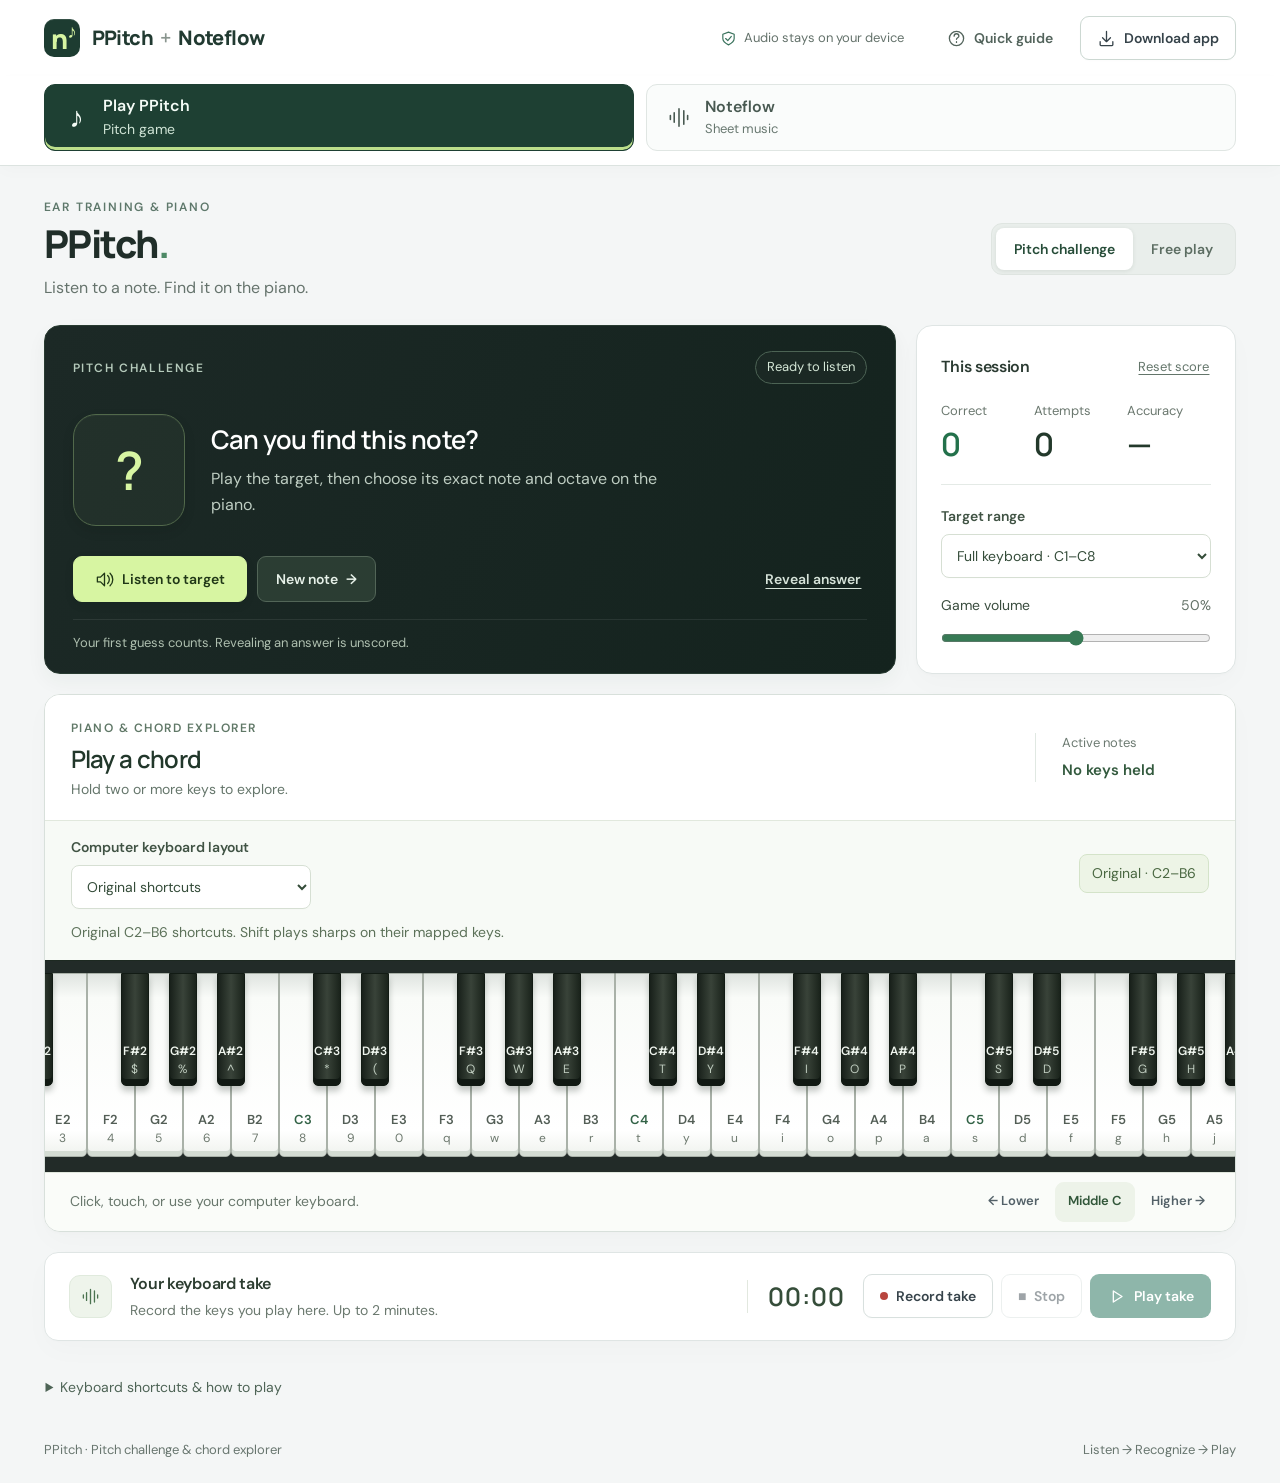
<file: index.html>
<!doctype html>
<html lang="en">
<head>
<meta charset="utf-8">
<meta name="viewport" content="width=device-width,initial-scale=1">
<meta name="theme-color" content="#193a36">
<meta name="description" content="Transcribe melodies and chords into sheet music with Noteflow, and train your ear with PPitch. Two music tools, one downloadable studio.">
<!-- Third-party license notices: LICENSES.txt -->
<title>PPitch + Noteflow — Music studio</title>
<link rel="icon" href="[data-uri]" type="image/svg+xml">
<link rel="stylesheet" href="styles.css">
</head>
<body>
<header class="topbar">
<a class="brand" href="#ppitch" aria-label="PPitch and Noteflow home">
<span class="brand-mark" aria-hidden="true">n<span>♪</span>
</span>
<span class="brand-name">PPitch <span>+</span> Noteflow</span>
</a>
<div class="top-actions">
<span class="privacy">
<svg class="icon">
<use href="#i-shield"/>
</svg>Audio stays on your device</span>
<button id="help" class="button quiet" aria-label="Quick guide">
<svg class="icon">
<use href="#i-help"/>
</svg>
<span>Quick guide</span>
</button>
<button id="download-app" class="button outline" aria-label="Download app">
<svg class="icon">
<use href="#i-download"/>
</svg>
<span>Download app</span>
</button>
</div>
</header>
<nav class="app-tabs" role="tablist" aria-label="Choose your music app">
<button id="ppitch-tab" class="app-tab" role="tab" aria-selected="false" aria-controls="ppitch-view" tabindex="-1">
<span class="tab-note" aria-hidden="true">♪</span>
<span>Play PPitch<small>Pitch game</small>
</span>
</button>
<button id="noteflow-tab" class="app-tab active" role="tab" aria-selected="true" aria-controls="noteflow-view">
<svg class="icon" aria-hidden="true">
<use href="#i-wave"/>
</svg>
<span>Noteflow<small>Sheet music</small>
</span>
</button>
</nav>
<main>
<section id="noteflow-view" role="tabpanel" aria-labelledby="noteflow-tab">
<div class="page-heading">
<div>
<div class="eyebrow">TRANSCRIPTION STUDIO</div>
<h1>Noteflow<span class="heading-period" aria-hidden="true">.</span>
</h1>
<p>Turn your performance into sheet music.</p>
</div>
<span class="workspace-label">
<svg class="icon" aria-hidden="true">
<use href="#i-shield"/>
</svg>Audio stays on your device</span>
</div>
<div class="workspace">
<aside class="capture-panel">
<div class="panel-title">
<span class="step">01</span>
<h2>Capture your performance</h2>
</div>
<div class="source-tabs" role="tablist" aria-label="Audio source">
<button id="record-tab" class="source-tab active" role="tab" aria-selected="true" aria-controls="record-pane">
<svg class="icon">
<use href="#i-mic"/>
</svg>Record</button>
<button id="upload-tab" class="source-tab" role="tab" aria-selected="false" aria-controls="upload-pane">
<svg class="icon">
<use href="#i-upload"/>
</svg>Upload audio</button>
</div>
<div class="field">
<label for="sourceInstrument">What are you playing?</label>
<select id="sourceInstrument">
<option value="piano">Piano</option>
<option value="violin">Violin</option>
<option value="flute">Flute</option>
<option value="guitar">Guitar</option>
<option value="trombone">Trombone</option>
<option value="cello">Cello</option>
<option value="viola">Viola</option>
<option value="other">Other / voice</option>
</select>
</div>
<div id="record-pane" class="record-box" role="tabpanel" aria-labelledby="record-tab">
<div class="mic-orbit">
<svg class="icon">
<use href="#i-mic"/>
</svg>
</div>
<strong id="record-label">Ready when you are</strong>
<p id="record-hint">Leave a short quiet pause,<br>then play your instrument.</p>
<canvas id="live-wave" height="58" aria-label="Microphone level">
</canvas>
<div class="record-timer" id="timer">00:00 <span>/ 02:00</span>
</div>
<button id="record" class="button primary wide">
<span class="record-dot">
</span>
<span id="record-button-text">Start recording</span>
</button>
</div>
<div id="upload-pane" role="tabpanel" aria-labelledby="upload-tab" hidden>
<button id="dropzone" class="dropzone">
<svg class="icon">
<use href="#i-upload"/>
</svg>
<strong>Drop your audio here</strong>
<span>or click to choose a file</span>
<small>WAV, MP3, M4A, OGG or WebM<br>Up to 2 minutes · 30 MB</small>
</button>
<input id="audio-file" type="file" accept="audio/*,.wav,.mp3,.m4a,.ogg,.webm,.flac" hidden>
</div>
<div class="capture-settings">
<div class="field">
<label for="mode">Detect</label>
<select id="mode">
<option value="poly">Melodies + chords</option>
<option value="melody">Single-note melody (faster)</option>
</select>
</div>
<div class="field-row cleanup-controls">
<div class="field">
<label for="noise">Noise reduction</label>
<select id="noise">
<option value="off">Off</option>
<option value="light">Light</option>
<option value="balanced" selected>Balanced</option>
<option value="strong">Strong</option>
</select>
</div>
<div class="field">
<label for="sensitivity">Note sensitivity</label>
<select id="sensitivity">
<option value="balanced">Balanced</option>
<option value="strict">Fewer false notes</option>
<option value="sensitive">Catch quiet notes</option>
</select>
</div>
</div>
<p class="setting-hint">Reduces steady hiss and hum. A quiet pause helps the app hear your room’s noise.</p>
<div class="section-label">TRANSCRIPTION SETTINGS</div>
<div class="field-row">
<div class="field">
<label for="tempo">Tempo <span>(BPM)</span>
</label>
<input id="tempo" type="number" min="40" max="240" value="100">
</div>
<div class="field">
<label for="meter">Time signature</label>
<select id="meter">
<option value="4/4">4/4</option>
<option value="3/4">3/4</option>
<option value="6/8">6/8</option>
</select>
</div>
</div>
<div class="field">
<label for="grid">Smallest note</label>
<select id="grid">
<option value="0.5">Eighth note (♪)</option>
<option value="0.25">Sixteenth note (♬)</option>
<option value="1">Quarter note (♩)</option>
</select>
</div>
<p class="setting-hint">Match the tempo you play for cleaner rhythms.</p>
</div>
<div class="melody-note">
<svg class="icon">
<use href="#i-info"/>
</svg>
<p>
<strong>A clearer first draft.</strong> Chord detection works best with one instrument. Nearby voices, other music, and heavy reverb can still affect the score.</p>
</div>
<button id="demo" class="demo-button">
<span class="demo-icon">♪</span>
<span>
<strong>Just exploring?</strong>
<small>Try a two-hand piano demo</small>
</span>
<span aria-hidden="true">↗</span>
</button>
</aside>
<section class="score-panel" aria-label="Sheet music workspace">
<div class="score-toolbar">
<div class="panel-title">
<span class="step">02</span>
<h2>Your sheet music</h2>
<span id="score-status" class="badge">EXAMPLE</span>
</div>
<div class="score-actions">
<button id="edit" class="button quiet" aria-expanded="false">
<svg class="icon">
<use href="#i-edit"/>
</svg>Edit notes</button>
<button id="export" class="button dark">
<svg class="icon">
<use href="#i-download"/>
</svg>Export</button>
</div>
</div>
<div class="notation-settings">
<div class="field output-instrument">
<label for="instrument">Write the score for</label>
<select id="instrument">
<option value="piano">Piano</option>
<option value="flute">Flute</option>
<option value="violin">Violin</option>
<option value="trombone">Trombone</option>
<option value="cello">Cello</option>
<option value="viola">Viola</option>
<option value="guitar">Guitar</option>
<option value="other">Other / voice</option>
</select>
</div>
<div class="clef-summary">
<strong id="clef-label">Grand staff · treble + bass</strong>
<span>Concert pitch · changes notation and playback</span>
</div>
<button id="retranscribe" class="button outline" disabled>Retranscribe</button>
</div>
<div class="audio-strip">
<div class="audio-icon">
<svg class="icon">
<use href="#i-wave"/>
</svg>
</div>
<div class="audio-title">
<strong id="audio-name">A little morning melody</strong>
<span id="audio-detail">Two-hand demo · 8 measures</span>
</div>
<canvas id="audio-wave" width="370" height="42" aria-label="Audio waveform">
</canvas>
<span id="audio-length">00:19</span>
<select id="audio-compare" aria-label="Choose original or cleaned audio" disabled>
<option value="original">Original</option>
<option value="cleaned">Cleaned</option>
</select>
<button id="source-play" class="button icon-button" title="Play original audio" aria-label="Play original audio">
<svg class="icon">
<use href="#i-play"/>
</svg>
</button>
</div>
<div id="processing-report" class="processing-report" hidden>
</div>
<div id="progress-area" hidden>
<div class="progress-heading">
<span id="progress-label">Listening for notes…</span>
<button id="cancel" class="text-button">Cancel</button>
</div>
<progress id="progress" max="100" value="0">
</progress>
</div>
<div class="score-scroll">
<article class="sheet-paper">
<div class="paper-heading">
<div class="score-instrument" id="paper-instrument">PIANO</div>
<input id="title" class="score-title" value="A little morning melody" maxlength="80" aria-label="Composition title">
<div class="score-byline">A melody of your own</div>
<div class="score-meta">
<span id="paper-tempo">♩ = 100</span>
<span id="paper-key">C major / A minor · Concert pitch</span>
</div>
</div>
<div id="notation" aria-label="Musical score">
</div>
<div class="paper-footer">
<span>Created with noteflow</span>
<span id="paper-measures">8 measures</span>
</div>
</article>
</div>
<div id="editor" hidden>
<div class="editor-heading">
<div>
<strong>Note editor</strong>
<p>Enter notes like C4 E4 G4 for a chord, or “Rest”.</p>
</div>
<div>
<button id="undo" class="button quiet">Undo</button>
<button id="add-note" class="button outline">+ Add note</button>
</div>
</div>
<div class="note-table-wrap">
<table>
<thead>
<tr>
<th>Note</th>
<th>Pitches / chord</th>
<th>Duration</th>
<th>
<span class="sr-only">Remove</span>
</th>
</tr>
</thead>
<tbody id="note-rows">
</tbody>
</table>
</div>
</div>
<div class="playback-bar">
<button id="rewind" class="button icon-button" title="Back to start" aria-label="Back to start">
<svg class="icon">
<use href="#i-rewind"/>
</svg>
</button>
<button id="play" class="play-button" aria-label="Play sheet music">
<svg class="icon">
<use href="#i-play"/>
</svg>
</button>
<div class="transport">
<div class="transport-info">
<strong id="play-label">Play your score</strong>
<span>
<span id="play-time">00:00</span>
<span class="muted">/ <span id="play-total">00:19</span>
</span>
</span>
</div>
<input id="seek" type="range" min="0" max="1000" value="0" aria-label="Playback position">
</div>
<button id="loop" class="button icon-button" aria-label="Loop playback" aria-pressed="false" title="Loop playback">
<svg class="icon">
<use href="#i-loop"/>
</svg>
</button>
<label class="volume">
<svg class="icon">
<use href="#i-volume"/>
</svg>
<input id="volume" type="range" min="0" max="100" value="65" aria-label="Volume">
</label>
</div>
<div class="score-bottom">
<span>
<kbd>Space</kbd> to play or pause</span>
<span id="save-state">Example score · Try recording your own</span>
</div>
</section>
</div>
<footer class="footer">
<span>Noteflow · Transcription studio</span>
<span>Record. Refine. Play.</span>
</footer>
</section>
<section id="ppitch-view" role="tabpanel" aria-labelledby="ppitch-tab" hidden>
<div class="page-heading pp-heading">
<div>
<div class="eyebrow">EAR TRAINING &amp; PIANO</div>
<h1>PPitch<span class="heading-period" aria-hidden="true">.</span>
</h1>
<p>Listen to a note. Find it on the piano.</p>
</div>
<div class="pp-mode" role="group" aria-label="PPitch mode">
<button id="pp-challenge-mode" aria-pressed="true">Pitch challenge</button>
<button id="pp-free-mode" aria-pressed="false">Free play</button>
</div>
</div>
<div class="pp-grid">
<section class="pp-challenge" aria-label="Pitch challenge">
<div class="pp-challenge-top">
<span id="pp-round-label">PITCH CHALLENGE</span>
<span class="pp-round-state" id="pp-round-state">Ready to listen</span>
</div>
<div class="pp-target-row">
<div class="pp-target-symbol" id="pp-target-symbol" aria-hidden="true">?</div>
<div class="pp-target-copy">
<h2 id="pp-prompt">Can you find this note?</h2>
<p id="pp-feedback" role="status" aria-live="polite">Play the target, then choose its exact note and octave on the piano.</p>
</div>
</div>
<div class="pp-challenge-actions">
<button id="pp-listen" class="button pp-listen">
<svg class="icon">
<use href="#i-volume"/>
</svg>
<span id="pp-listen-label">Listen to target</span>
</button>
<button id="pp-next" class="button pp-next">New note <span aria-hidden="true">→</span>
</button>
<button id="pp-reveal" class="button pp-reveal">Reveal answer</button>
</div>
<div class="pp-challenge-foot" id="pp-challenge-foot">Your first guess counts. Revealing an answer is unscored.</div>
</section>
<aside class="pp-session" aria-label="Session results and settings">
<div class="pp-section-heading">
<h2>This session</h2>
<button id="pp-reset" class="text-button">Reset score</button>
</div>
<dl class="pp-stats">
<div>
<dt>Correct</dt>
<dd id="pp-correct">0</dd>
</div>
<div>
<dt>Attempts</dt>
<dd id="pp-total">0</dd>
</div>
<div>
<dt>Accuracy</dt>
<dd id="pp-accuracy">—</dd>
</div>
</dl>
<div class="field">
<label for="pp-range">Target range</label>
<select id="pp-range">
<option value="full">Full keyboard · C1–C8</option>
<option value="middle">One octave · C4–B4</option>
<option value="central">Central range · C3–B5</option>
<option value="low">Lower notes · C1–B2</option>
<option value="high">Higher notes · C6–C8</option>
</select>
</div>
<div class="pp-volume-heading">
<label for="pp-volume">Game volume</label>
<output for="pp-volume" id="pp-volume-label">50%</output>
</div>
<input id="pp-volume" type="range" min="0" max="1" step="0.05" value="0.5">
</aside>
<section class="pp-piano" aria-label="Playable piano and chord recognition">
<div class="pp-piano-heading">
<div class="pp-chord-copy">
<span class="pp-kicker">PIANO &amp; CHORD EXPLORER</span>
<h2 id="pp-chord-name">Play a chord</h2>
<p id="pp-chord-detail">Hold two or more keys to explore.</p>
</div>
<div class="pp-held">
<span>Active notes</span>
<strong id="pp-held-notes">No keys held</strong>
</div>
</div>
<div class="pp-keyboard-settings">
<div class="field">
<label for="pp-keyboard-layout">Computer keyboard layout</label>
<select id="pp-keyboard-layout" aria-describedby="pp-layout-description">
<option value="original">Original shortcuts</option>
<option value="piano">Q / Z piano layout</option>
</select>
</div>
<span id="pp-keyboard-register" class="pp-keyboard-register" role="status" aria-live="polite">Original · C2–B6</span>
<p id="pp-layout-description">Original C2–B6 shortcuts. Shift plays sharps on their mapped keys.</p>
</div>
<div class="pp-keyboard-scroll" id="pp-keyboard-scroll">
<div id="pp-keyboard" role="group" aria-label="Piano keyboard, C1 to C8">
</div>
</div>
<div class="pp-keyboard-footer">
<span>Click, touch, or use your computer keyboard.</span>
<div class="pp-register">
<button id="pp-lower" class="button quiet" aria-label="Scroll to lower piano keys">← Lower</button>
<button id="pp-middle" class="button quiet">Middle C</button>
<button id="pp-higher" class="button quiet" aria-label="Scroll to higher piano keys">Higher →</button>
</div>
</div>
</section>
<section class="pp-take" aria-label="Keyboard recording">
<span class="pp-take-icon" aria-hidden="true">
<svg class="icon">
<use href="#i-wave"/>
</svg>
</span>
<div class="pp-take-copy">
<h2>Your keyboard take <span id="pp-recording-badge" hidden>RECORDING</span>
</h2>
<p id="pp-take-status" role="status">Record the keys you play here. Up to 2 minutes.</p>
</div>
<div class="pp-take-time" id="pp-take-time">00:00</div>
<div class="pp-take-controls">
<button id="pp-record" class="button outline">
<span class="pp-record-dot" aria-hidden="true">
</span>Record take</button>
<button id="pp-stop" class="button outline" disabled>
<span aria-hidden="true">■</span> Stop</button>
<button id="pp-play-take" class="button dark" disabled>
<svg class="icon">
<use href="#i-play"/>
</svg>Play take</button>
</div>
</section>
</div>
<details class="pp-shortcuts">
<summary>Keyboard shortcuts &amp; how to play</summary>
<div class="pp-shortcut-content">
<div>
<h3>Find the target</h3>
<p>Choose a range, listen, and select the matching note <strong>and octave</strong>. Replay the target as often as you like. New note starts another round.</p>
<p>Switch to Free play to explore chords without scoring. Record take captures your virtual piano performance, not your microphone. Recording and playback never count as guesses.</p>
</div>
<div>
<h3>Computer keyboard layouts</h3>
<p>Select <strong>Q / Z piano layout</strong> above the piano. <kbd>Q W E R T Y U</kbd> plays C3 D3 E3 F3 G3 A3 B3; <kbd>2 3 5 6 7</kbd> plays C♯3 D♯3 F♯3 G♯3 A♯3. The lower row <kbd>Z X C V B N M</kbd> plays C4 D4 E4 F4 G4 A4 B4, with <kbd>S D G H J</kbd> for its sharps. Hold <kbd>Shift</kbd> to raise new notes by two octaves (C5–B6). Release Shift to return. Notes already held keep their original pitch until released. Mouse and touch always play the displayed note. Your layout choice is remembered on this device.</p>
<h3>Original shortcuts</h3>
<p>Middle octave: <kbd>t</kbd> C4 <kbd>y</kbd> D4 <kbd>u</kbd> E4 <kbd>i</kbd> F4 <kbd>o</kbd> G4 <kbd>p</kbd> A4 <kbd>a</kbd> B4. Hold <kbd>Shift</kbd> on a sharp’s mapped key. All C2–B6 mappings are retained.</p>
<p>
<kbd>Space</kbd> repeats the target when a control is not focused. On the piano, arrow keys move between notes; <kbd>Enter</kbd> or <kbd>Space</kbd> plays the focused key. Scroll sideways to reach C1–C8.</p>
<p>Session results and takes stay here until you close or reload the app. Switching tabs stops sound and ends an active take, keeping it available for playback.</p>
</div>
</div>
</details>
<footer class="footer">
<span>PPitch · Pitch challenge &amp; chord explorer</span>
<span>Listen → Recognize → Play</span>
</footer>
</section>
</main>
<div id="toast" role="status" aria-live="polite">
</div>
<dialog id="help-dialog">
<div class="dialog-heading">
<h2>Your music workspace</h2>
<button class="button icon-button close-dialog" aria-label="Close guide">✕</button>
</div>
<ol class="guide-list">
<li>
<strong>Choose the source and output instrument.</strong>
<p>Choose what you are playing on the left, then select the instrument you want the score written for above the sheet music. Flute uses treble clef, trombone uses bass, viola uses alto, and piano uses both treble and bass. Pitches stay at concert pitch.</p>
</li>
<li>
<strong>Record or upload audio.</strong>
<p>Use Melodies + chords for simultaneous notes, or Single-note melody for faster analysis. Allow microphone access and leave about half a second of room noise before playing. Record or upload up to 2 minutes.</p>
</li>
<li>
<strong>Listen and refine.</strong>
<p>Choose a noise-reduction level, then compare Original and Cleaned audio. Play the score and use Edit notes to fix pitches or chords. Change the analysis settings and select Retranscribe to try the same recording again.</p>
</li>
<li>
<strong>Keep your music.</strong>
<p>Export PDF sheet music, MIDI, MusicXML, or synthesized WAV. Download a project to reopen it later. Download app gives you a portable offline copy.</p>
</li>
<li>
<strong>Train your ear in PPitch.</strong>
<p>Listen to a target, then choose the matching note and octave. Switch to Free play to explore chords without scoring. Record take captures the virtual piano keys you play; it does not record your microphone. Stop ends a take or its playback. Open the keyboard-shortcuts guide in the PPitch tab for both keyboard layouts.</p>
</li>
</ol>
<div class="help-note">Audio processing happens in your browser. Your latest score is saved on this device when browser storage is available; recordings are kept only until you leave. Chord transcription is an estimate, with best results from one instrument at a time. Noise reduction targets steady background sound and cannot reliably remove conversations or other music. Review notes before exporting. Use the PPitch tab for note guessing, chord exploration, and recording your virtual piano performance.</div>
<button id="open-project" class="button outline wide">Open a saved Noteflow project</button>
<input id="project-file" type="file" accept=".json,.noteflow" hidden>
</dialog>
<dialog id="export-dialog">
<div class="dialog-heading">
<div>
<div class="eyebrow">TAKE YOUR MUSIC WITH YOU</div>
<h2>Export your composition</h2>
</div>
<button class="button icon-button close-dialog" aria-label="Close export">✕</button>
</div>
<div class="export-options">
<button data-export="pdf">
<span class="format">PDF</span>
<span>
<strong>Sheet music</strong>
<small>A clean score, ready to print</small>
</span>
<span>↓</span>
</button>
<button data-export="midi">
<span class="format">MIDI</span>
<span>
<strong>MIDI file</strong>
<small>Bring the notes into your music software</small>
</span>
<span>↓</span>
</button>
<button data-export="xml">
<span class="format">XML</span>
<span>
<strong>MusicXML</strong>
<small>Edit the notation in MuseScore and more</small>
</span>
<span>↓</span>
</button>
<button data-export="wav">
<span class="format">WAV</span>
<span>
<strong>Score audio</strong>
<small>A synthesized performance of your score</small>
</span>
<span>↓</span>
</button>
<button data-export="cleaned" id="export-cleaned" disabled>
<span class="format">WAV</span>
<span>
<strong>Cleaned recording</strong>
<small>Your source audio after noise reduction</small>
</span>
<span>↓</span>
</button>
<button data-export="project">
<span class="format">SAVE</span>
<span>
<strong>Noteflow project</strong>
<small>Reopen your notes and settings later</small>
</span>
<span>↓</span>
</button>
</div>
</dialog>
<svg style="position:absolute;width:0;height:0;overflow:hidden" xmlns="http://www.w3.org/2000/svg" aria-hidden="true">
<defs>
<symbol id="i-mic" viewBox="0 0 24 24">
<rect x="9" y="2" width="6" height="13" rx="3"/>
<path d="M5 10v2a7 7 0 0 0 14 0v-2M12 19v3M8 22h8"/>
</symbol>
<symbol id="i-upload" viewBox="0 0 24 24">
<path d="M12 16V3m-5 5 5-5 5 5M4 16v4a1 1 0 0 0 1 1h14a1 1 0 0 0 1-1v-4"/>
</symbol>
<symbol id="i-download" viewBox="0 0 24 24">
<path d="M12 3v13m-5-5 5 5 5-5M4 16v4a1 1 0 0 0 1 1h14a1 1 0 0 0 1-1v-4"/>
</symbol>
<symbol id="i-shield" viewBox="0 0 24 24">
<path d="m12 3 8 3v6c0 5-8 9-8 9s-8-4-8-9V6l8-3Z"/>
<path d="m8 12 3 3 5-6"/>
</symbol>
<symbol id="i-help" viewBox="0 0 24 24">
<circle cx="12" cy="12" r="9"/>
<path d="M9 9a3 3 0 0 1 6 0c0 2-3 2-3 4m0 3v1"/>
</symbol>
<symbol id="i-info" viewBox="0 0 24 24">
<circle cx="12" cy="12" r="9"/>
<path d="M12 11v6m0-10v1"/>
</symbol>
<symbol id="i-edit" viewBox="0 0 24 24">
<path d="m14 5 5 5M4 20l5-1L21 7a2 2 0 0 0-4-4L5 15l-1 5Z"/>
</symbol>
<symbol id="i-wave" viewBox="0 0 24 24">
<path d="M3 10v4m4-7v10m5-14v18m5-16v14m4-9v4"/>
</symbol>
<symbol id="i-play" viewBox="0 0 24 24">
<path d="m8 5 11 7-11 7V5Z"/>
</symbol>
<symbol id="i-pause" viewBox="0 0 24 24">
<path d="M8 5v14M16 5v14"/>
</symbol>
<symbol id="i-rewind" viewBox="0 0 24 24">
<path d="M6 5v14m12-14-10 7 10 7V5Z"/>
</symbol>
<symbol id="i-loop" viewBox="0 0 24 24">
<path d="m17 2 4 4-4 4M3 11V9a3 3 0 0 1 3-3h15M7 22l-4-4 4-4m14-1v2a3 3 0 0 1-3 3H3"/>
</symbol>
<symbol id="i-volume" viewBox="0 0 24 24">
<path d="M3 9h4l5-5v16l-5-5H3V9Zm13-2a7 7 0 0 1 0 10m3-13a11 11 0 0 1 0 16"/>
</symbol>
</defs>
</svg>
<script src="vexflow.js">
</script>
<script src="pdf-lib.js">
</script>
<script src="core.js">
</script>
<script src="score-model.js">
</script>
<script src="noise.js">
</script>
<script src="tf.min.js">
</script>
<script src="basic-pitch-notes.js">
</script>
<script src="pitch-model.js">
</script>
<script src="polyphonic.js">
</script>
<script src="notation.js">
</script>
<script src="ppitch-core.js">
</script>
<script src="ppitch.js">
</script>
<script src="app.js">
</script>
<script src="workspace-nav.js">
</script>
</body>
</html>
</file>
